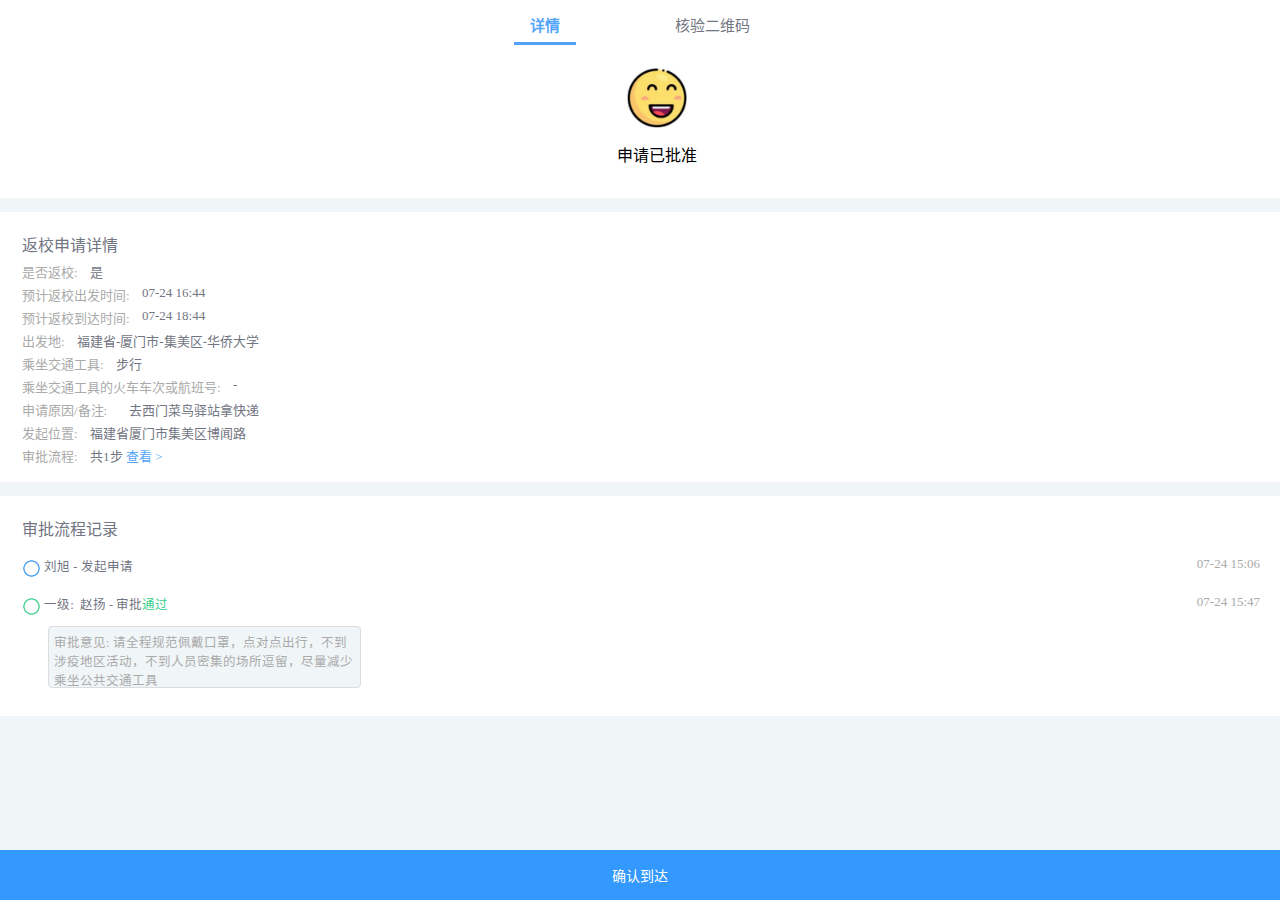
<file: 请假v3/index.html>
<!DOCTYPE html>
<html lang="zh-CN">
<head>
    <meta charset="UTF-8">
    <meta http-equiv="X-UA-Compatible" content="IE=edge">
    <meta name="viewport" content="width=device-width, initial-scale=1.0">
    <link rel="stylesheet" href="./style/css.css">
    <script src="https://cdn.bootcdn.net/ajax/libs/jquery/3.6.1/jquery.js"></script>
    <title>返校申请已通过</title>
</head>
<body>
    <div id="top">
        <span id="xq">详情</span>
        <span id="hyewm">   核验二维码</span>
    </div>
    
    <div id="two">
        <div><img src="./img/笑脸.png" id="xiaolian"></div>
        <div id="sq">申请已批准</div>
    </div>

    <div id="seven">
        <div class="abs left_len title">返校申请详情</div>
        <div class="abs lab left_len sffx" >是否返校:</div><div class="abs left_len4 sffx">是</div>
        <div class="abs lab left_len" id="yjfxcfsj">预计返校出发时间:</div><div class="abs left_len8" id="yjfxcfsj2">04-02 17:30</div>
        <div class="abs lab left_len" id="yjfxddsj">预计返校到达时间:</div><div class="abs left_len8" id="yjfxddsj2">04-02 18:30</div>
        <div class="abs lab left_len cfd" >出发地:</div><div class="abs left_len3 cfd">福建省-厦门市-集美区-华侨大学</div>
        <div class="abs lab left_len czjtgj" >乘坐交通工具:</div><div class="abs left_len6 czjtgj">步行</div>
        <div class="abs lab left_len czjtgjdhccchhbh" >乘坐交通工具的火车车次或航班号:</div><div class="abs left_len15 czjtgjdhccchhbh">-</div>
        <div class="abs lab left_len sqyy" >申请原因/备注:</div><div class="abs left_len7 sqyy">去西门菜鸟驿站拿快递</div>
        <div class="abs lab left_len fqwz" >发起位置:</div><div class="abs left_len4 fqwz" id="wz">福建省厦门市集美区博闻路</div>
        <div class="abs lab left_len splc" >审批流程:</div><div class="abs left_len4 splc">共1步 <span class="ck" id="lcck">查看 ></span></div>
    </div>

    <div id="nine">
        <div class="abs left_len title">审批流程记录</div>
        <div class="abs left_len" id="fqr"><img src="./img/蓝圈.png" class="quan"> 刘旭 - 发起申请</div><div class="abs lab" id="fqsj">04-02 11:54</div>
        <div class="abs left_len" id="spr"><img src="./img/绿圈.png" class="quan"> 一级:&nbsp; 赵扬 - 审批<span id="tg">通过</span></div><div class="abs lab" id="spsj">04-02 17:34</div>
        <div id="spyj">审批意见: 请全程规范佩戴口罩，点对点出行，不到涉疫地区活动，不到人员密集的场所逗留，尽量减少乘坐公共交通工具</div>
    </div>

    <table>
        <tr><td id="qrdd">确认到达</td></tr>
    </table>
    <!-- 信息显示框 -->
    <div id="infoBox"></div>



</body>
<script src="./script/public.js"></script>
<script src="./script/js.js"></script>
</html>
</file>
<file: 请假v3/style/css.css>
body{   /*全局*/
    text-align: center;
    color: rgba(114,117,130,1);
    font-size: 14px;
    background-color: rgba(240,245,247,1);
    height: 805px;
}
#top{   /*顶部标题*/ 
    position: fixed;
    padding-top: 14px;
    height: 36px;
    background-color: white;
    margin-left: -8px;
    margin-top: -8px;
    z-index: 1; /*置于最顶层*/
    width: 100%;
    font-size: 15px;
}
#xq{  /*详情*/
    margin-left: 30px;
    margin-right: 40px;
    padding-left: 16px;
    padding-right: 16px;
    padding-bottom: 8px;    /*下划线距离*/
    
    color: rgba(61,153,247,0.9);
    font-weight: bold;
    border-bottom: 3px solid rgba(61,153,247,0.9);
}
#hyewm{     /*核验二维码*/
    margin-left: 40px;
    margin-right: 30px;
    padding-left: 16px;
    padding-right: 16px;
    padding-bottom: 8px;    /*下划线距离*/
}
#two{   /*笑脸区域*/
    background-color: white;
    height: 190px;
    width: 104%;
    margin-left: -8px;
}
#xiaolian{   /*笑脸*/
    padding-top: 60px;
    width: 60px;
    height: 60px;
}
#sq{   /*申请已批准*/
    font-size: 16px;
    height: 50px;
    padding-top: 10px;
    color: black;
}
#seven{
    margin-top: 14px;
    background-color: white;
    font-size: 13px;
    margin-left: -8px;
    width: 104%;
    height: 270px;
}
.left_len{  /*距离左边的距离*/
    left: 22px;
}
.left_len2{
    left: 300px;
}
.left_len3{
    left: 77px;
}
.left_len4{
    left: 90px;
}
.left_len5{
    left: 103px;
}
.left_len6{
    left: 116px;
}
.left_len7{
    left: 129px;
}
.left_len8{
    left: 142px;
}
.left_len15{
    left: 233px;
}
.abs{    /*绝对定位*/
    position: absolute;
}
.lab{   /*说明文字*/
    color: rgba(170,170,170,1);
    font-size: 13px;
}
.ck{    /*查看*/
    color: rgba(61,153,247,0.9);
}
.title{     /*返校申请详情、审批流程记录*/
    font-size: 16px;
    padding-top: 20px;
}
.sffx{
    margin-top: 50px;
}
#yjfxcfsj{
    margin-top: 73px;
}
#yjfxddsj{
    margin-top: 96px;
}
.cfd{
    margin-top: 119px;
}
.czjtgj{
    margin-top: 142px;
}
.czjtgjdhccchhbh{
    margin-top: 165px;
}
.sqyy{
    margin-top: 188px;
}
.fqwz{
    margin-top: 211px;
}
.splc{
    margin-top: 234px;
}
#yjfxcfsj2{
    margin-top: 73px;
}
#yjfxddsj2{
    margin-top: 96px;
}
#nine{
    font-size: 12.5px;
    background-color: white;
    margin-left: -8px;
    width: 104%;
    margin-top: 14px;
    height: 220px;
}
#fqr{   /*发起人*/
    margin-top: 60px;
}
#spr{   /*审批人*/
    margin-top: 98px;
}
#fqsj{  /*发起时间*/
    margin-top: 60px;
    right: 20px;
}   
#spsj{  /*审批时间 */
    margin-top: 98px;
    right: 20px;
}
.quan{  /*圆圈*/
    width: 19px;
    height: 19px;
    vertical-align:middle;
}
#tg{
    color: rgba(59,207,139,1);
}
#spyj{  /*审批意见*/
    position:absolute;
    left: 48px;
    background-color: rgba(240,245,247,1);
    width: 300px;
    height: 55px;
    margin-top: 130px;
    text-align: left;
    padding-top: 5px;
    padding-left: 5px;
    padding-right: 6px;
    border: 1px solid rgba(220,220,220,1);
    border-radius: 4px;
    color: rgba(170,170,170,1);
}
table{
    position:fixed;
    background-color: rgb(51, 153, 254);
    color: white;
    height: 50px;
    bottom: 0px;
    border-collapse: collapse;
    margin-left: -8px;
    width: 100%;
}
</file>
